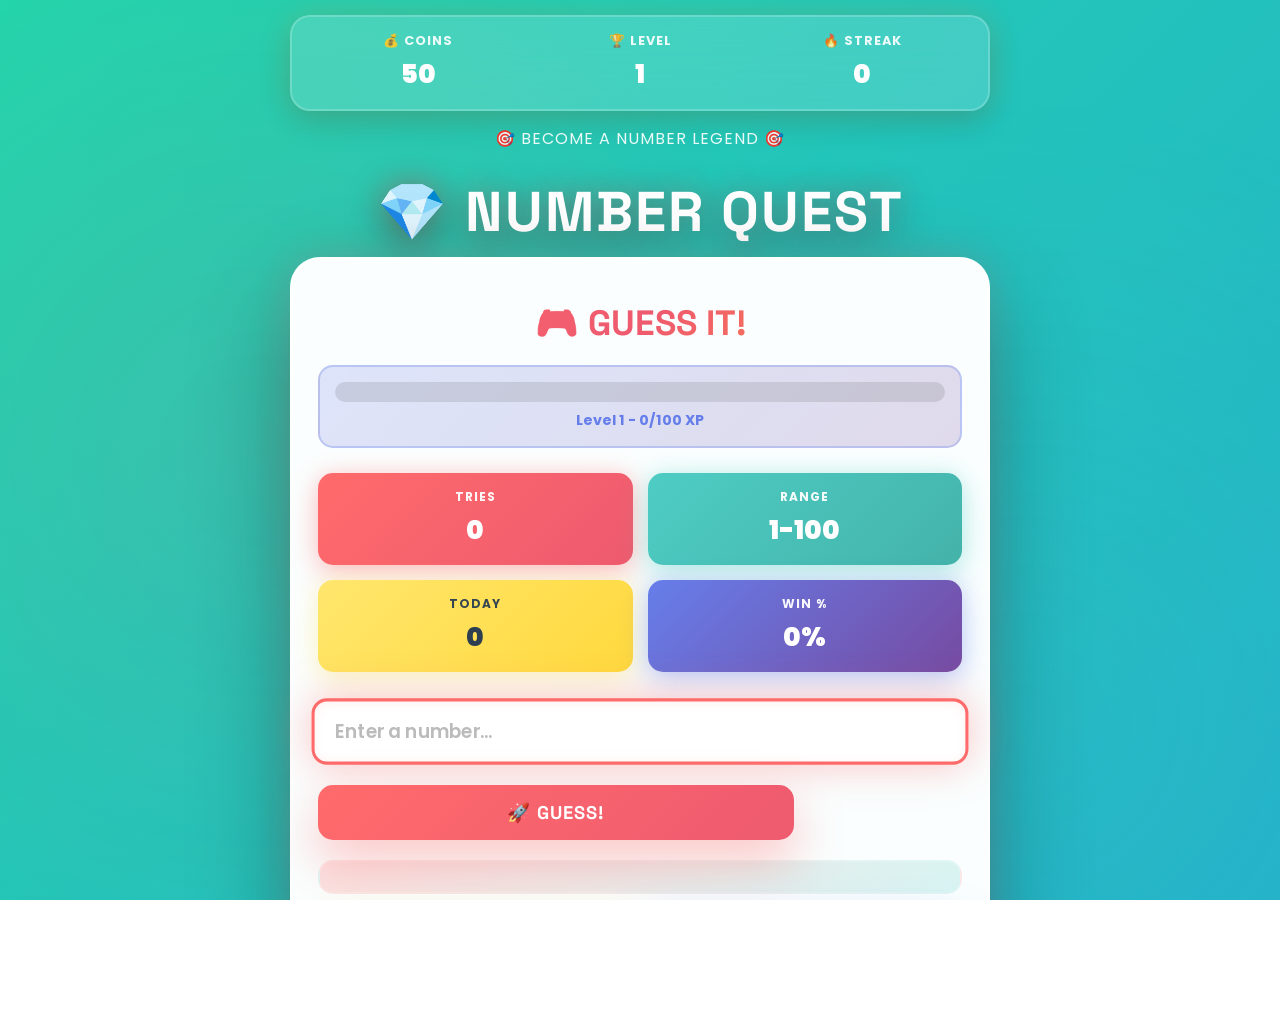
<file: index.html>
<!DOCTYPE html>
<html lang="en">
<head>
    <meta charset="UTF-8">
    <meta name="viewport" content="width=device-width, initial-scale=1.0, maximum-scale=1.0, user-scalable=no, viewport-fit=cover">
    <meta name="theme-color" content="#ff6b6b">
    <meta name="apple-mobile-web-app-capable" content="yes">
    <meta name="apple-mobile-web-app-status-bar-style" content="black-translucent">
    <title>💎 NUMBER QUEST - ULTIMATE EMPIRE</title>
    <link href="https://fonts.googleapis.com/css2?family=Poppins:wght@300;400;600;700;800;900&family=Space+Grotesk:wght@400;700&display=swap" rel="stylesheet">
    <link rel="stylesheet" href="css/style.css">
</head>
<body>
    <div class="top-bar">
        <div class="top-bar-item">
            <div class="top-bar-label">💰 Coins</div>
            <div class="top-bar-value" id="coins">0</div>
        </div>
        <div class="top-bar-item">
            <div class="top-bar-label">🏆 Level</div>
            <div class="top-bar-value" id="level">1</div>
        </div>
        <div class="top-bar-item">
            <div class="top-bar-label">🔥 Streak</div>
            <div class="top-bar-value" id="streak">0</div>
        </div>
    </div>

    <div class="subtitle">🎯 BECOME A NUMBER LEGEND 🎯</div>
    <h1>💎 NUMBER QUEST</h1>

    <div class="container">
        <h2>🎮 GUESS IT!</h2>

        <div class="level-info" id="levelInfo">
            <div class="level-bar-bg">
                <div class="level-bar-fill" id="levelBarFill"></div>
            </div>
            <div class="level-text">Level <span id="currentLevel">1</span> - <span id="xpText">0/100 XP</span></div>
        </div>

        <div class="stats-bar">
            <div class="stat-box">
                <div class="stat-label">Tries</div>
                <div class="stat-value" id="attempts">0</div>
            </div>
            <div class="stat-box">
                <div class="stat-label">Range</div>
                <div class="stat-value">1-100</div>
            </div>
            <div class="stat-box">
                <div class="stat-label">Today</div>
                <div class="stat-value" id="todayGames">0</div>
            </div>
            <div class="stat-box">
                <div class="stat-label">Win %</div>
                <div class="stat-value" id="winRate">0%</div>
            </div>
        </div>

        <input type="text" id="guessInput" placeholder="Enter a number..." onkeypress="handleKeyPress(event)" autocomplete="off" inputmode="numeric">
        <div style="display: grid; grid-template-columns: 3fr 1fr; gap: 10px; margin-bottom: 18px;">
            <button id="guessBtn" onclick="checkGuess()">🚀 GUESS!</button>
            <button id="hintBtn" onclick="useHint()" style="display: none; background: linear-gradient(135deg, #667eea 0%, #764ba2 100%);">💡 HINT</button>
        </div>
        <div id="message"></div>
        <button class="reset-btn" id="resetBtn" onclick="resetGame()" style="display: none;">🔄 PLAY AGAIN</button>

        <div class="difficulty-info" id="difficultyInfo"></div>
        <div class="high-score-box" id="highScoreBox" style="display: none;">
            <div class="high-score-label">🏆 New Personal Best!</div>
            <div class="high-score-value" id="newBestScore"></div>
        </div>

        <div class="buttons-row">
            <button class="shop-btn" onclick="openShop(); return false;">🛍️ SHOP</button>
            <button class="achievements-btn" onclick="openAchievements(); return false;">🏅 ACHIEVEMENTS</button>
        </div>
    </div>

    <!-- SHOP MODAL -->
    <div class="modal" id="shopModal">
        <div class="modal-content">
            <button class="close-btn" onclick="closeShop()">✕</button>
            <h2>🛍️ SHOP - POWER UPS & COSMETICS</h2>
            
            <div class="shop-coins">
                <div class="coin-display">💰 <span id="shopCoins">0</span> Coins</div>
            </div>

            <div class="shop-tabs">
                <button class="shop-tab active" data-tab="powerups" onclick="switchTab('powerups')">⚡ Power Ups</button>
                <button class="shop-tab" data-tab="cosmetics" onclick="switchTab('cosmetics')">🎨 Cosmetics</button>
            </div>

            <div id="powerups-content" class="shop-tab-content active">
                <div class="shop-items" id="shopItems"></div>
            </div>

            <div id="cosmetics-content" class="shop-tab-content">
                <div class="shop-items" id="cosmeticItems"></div>
            </div>
        </div>
    </div>

    <!-- ACHIEVEMENTS MODAL -->
    <div class="modal" id="achievementsModal">
        <div class="modal-content">
            <button class="close-btn" onclick="closeAchievements()">✕</button>
            <h2>🏅 ACHIEVEMENTS</h2>
            <div class="achievements-list" id="achievementsList"></div>
        </div>
    </div>

    <!-- BONUS POP-UP -->
    <div class="bonus-popup" id="bonusPopup">
        <div class="bonus-content">
            <div class="bonus-icon" id="bonusIcon">💰</div>
            <div class="bonus-text" id="bonusText">+100 Coins!</div>
        </div>
    </div>

    <script src="js/script.js"></script>
</body>
</html>
</file>
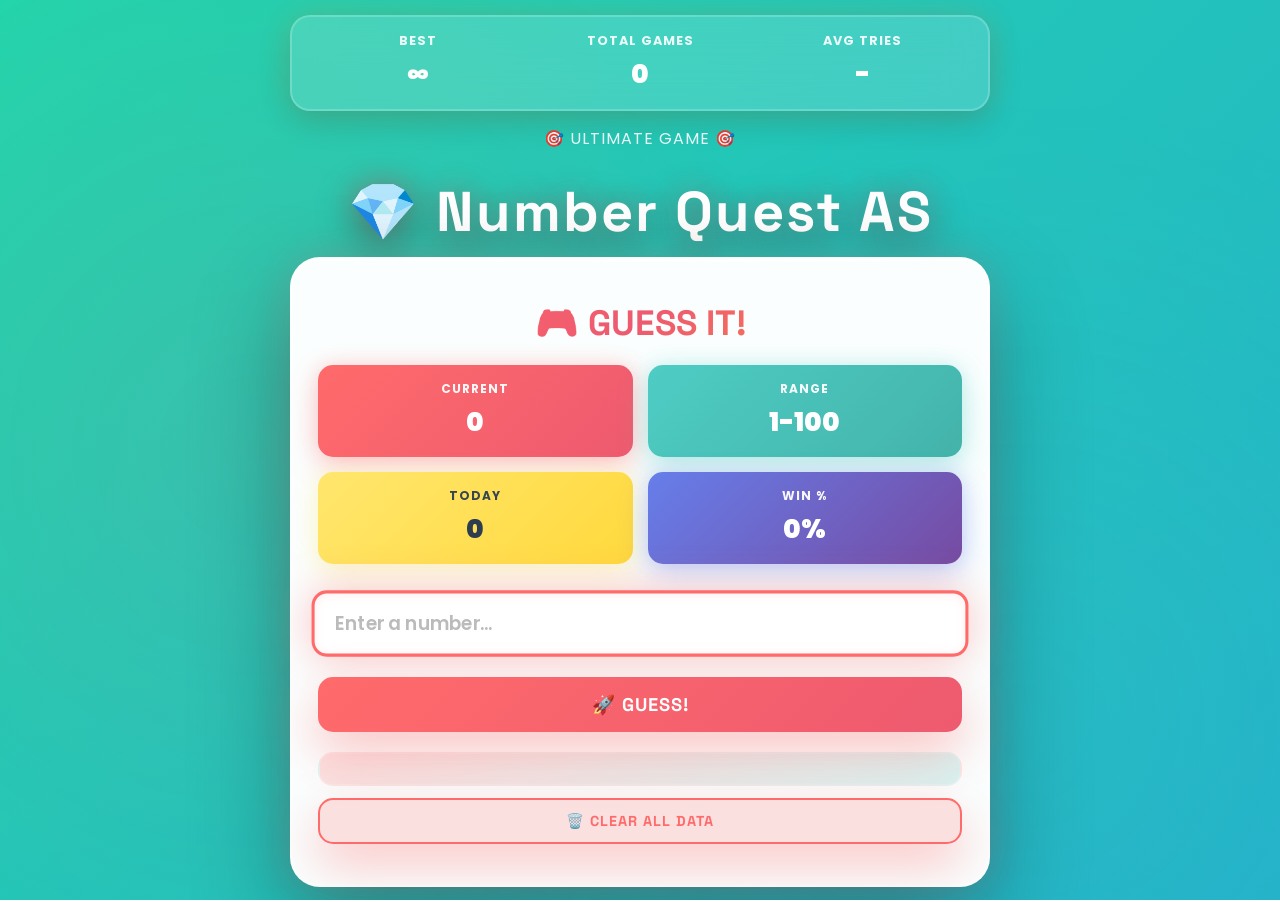
<file: guessing.html>
<!DOCTYPE html>
<html lang="en">
<head>
    <meta charset="UTF-8">
    <meta name="viewport" content="width=device-width, initial-scale=1.0, maximum-scale=1.0, user-scalable=no, viewport-fit=cover">
    <meta name="theme-color" content="#ff6b6b">
    <meta name="apple-mobile-web-app-capable" content="yes">
    <meta name="apple-mobile-web-app-status-bar-style" content="black-translucent">
    <title>💎 NUMBER QUEST - Ultimate Game</title>
    <link href="https://fonts.googleapis.com/css2?family=Poppins:wght@300;400;600;700;800;900&family=Space+Grotesk:wght@400;700&display=swap" rel="stylesheet">
    <link rel="stylesheet" href="css/style.css">
</head>
<body>
    <div class="top-bar">
        <div class="top-bar-item">
            <div class="top-bar-label">Best</div>
            <div class="top-bar-value" id="bestScore">∞</div>
        </div>
        <div class="top-bar-item">
            <div class="top-bar-label">Total Games</div>
            <div class="top-bar-value" id="totalGames">0</div>
        </div>
        <div class="top-bar-item">
            <div class="top-bar-label">Avg Tries</div>
            <div class="top-bar-value" id="avgScore">-</div>
        </div>
    </div>

    <div class="subtitle">🎯 ULTIMATE GAME 🎯</div>
    <h1>💎 Number Quest AS</h1>

    <div class="container">
        <h2>🎮 GUESS IT!</h2>

        <div class="stats-bar">
            <div class="stat-box">
                <div class="stat-label">Current</div>
                <div class="stat-value" id="attempts">0</div>
            </div>
            <div class="stat-box">
                <div class="stat-label">Range</div>
                <div class="stat-value">1-100</div>
            </div>
            <div class="stat-box">
                <div class="stat-label">Today</div>
                <div class="stat-value" id="todayGames">0</div>
            </div>
            <div class="stat-box">
                <div class="stat-label">Win %</div>
                <div class="stat-value" id="winRate">0%</div>
            </div>
        </div>

        <input type="text" id="guessInput" placeholder="Enter a number..." onkeypress="handleKeyPress(event)" autocomplete="off" inputmode="numeric">
        <button id="guessBtn" onclick="checkGuess()">🚀 GUESS!</button>
        <div id="message"></div>
        <button class="reset-btn" id="resetBtn" onclick="resetGame()" style="display: none;">🔄 PLAY AGAIN</button>

        <div class="difficulty-info" id="difficultyInfo"></div>
        <div class="high-score-box" id="highScoreBox" style="display: none;">
            <div class="high-score-label">🏆 New Personal Best!</div>
            <div class="high-score-value" id="newBestScore"></div>
        </div>

        <button class="clear-btn" onclick="clearData()">🗑️ Clear All Data</button>
    </div>

    <script src="js/script.js"></script>
</body>
</html>
</file>
<file: css/style.css>
/* ===== RESET & VARIABLES ===== */
* {
    margin: 0;
    padding: 0;
    box-sizing: border-box;
    -webkit-tap-highlight-color: transparent;
    -webkit-touch-callout: none;
}

html, body {
    width: 100%;
    height: 100%;
    overflow-x: hidden;
}

:root {
    --color-primary: #ff6b6b;
    --color-secondary: #4ecdc4;
    --color-accent: #ffe66d;
    --color-dark: #2c3e50;
    --color-light: #ecf0f1;
}

/* ===== ANIMATIONS ===== */
@keyframes gradientShift {
    0% { background-position: 0% 50%; }
    50% { background-position: 100% 50%; }
    100% { background-position: 0% 50%; }
}

@keyframes moveGradient {
    0%, 100% { transform: translateX(0) translateY(0); }
    50% { transform: translateX(30px) translateY(30px); }
}

@keyframes modalSlideIn {
    from { transform: translateY(100%) scale(0.8); opacity: 0; }
    to { transform: translateY(0) scale(1); opacity: 1; }
}

@keyframes popupBounce {
    0% { transform: scale(0) rotate(-45deg); opacity: 0; }
    50% { transform: scale(1.2); }
    100% { transform: scale(1) rotate(0deg); opacity: 1; }
}

@keyframes fadeOut {
    0% { opacity: 1; transform: translateY(0); }
    100% { opacity: 0; transform: translateY(-50px); }
}

@keyframes coinGlow {
    0%, 100% { text-shadow: 0 0 10px rgba(255, 230, 109, 0.5); }
    50% { text-shadow: 0 0 30px rgba(255, 230, 109, 1); }
}

@keyframes levelUp {
    0% { transform: scale(1); }
    50% { transform: scale(1.3) rotate(10deg); }
    100% { transform: scale(1) rotate(0deg); }
}

@keyframes moveGradient {
    0%, 100% { transform: translateX(0) translateY(0); }
    50% { transform: translateX(30px) translateY(30px); }
}

@keyframes slideDown {
    from {
        opacity: 0;
        transform: translateY(-80px) scale(0.7) rotateX(-20deg);
    }
    to {
        opacity: 1;
        transform: translateY(0) scale(1) rotateX(0deg);
    }
}

@keyframes slideUp {
    from {
        opacity: 0;
        transform: translateY(80px) scale(0.7);
    }
    to {
        opacity: 1;
        transform: translateY(0) scale(1);
    }
}

@keyframes bounce {
    0%, 100% { transform: translateY(0) scale(1); }
    50% { transform: translateY(-30px) scale(1.1); }
}

@keyframes shake {
    0%, 100% { transform: translateX(0) rotate(0deg); }
    25% { transform: translateX(-15px) rotate(-5deg); }
    75% { transform: translateX(15px) rotate(5deg); }
}

@keyframes pulse {
    0%, 100% { transform: scale(1) rotate(0deg); }
    50% { transform: scale(1.1) rotate(5deg); }
}

@keyframes float {
    0%, 100% { transform: translateY(0px) rotate(0deg); }
    50% { transform: translateY(-20px) rotate(5deg); }
}

@keyframes confetti {
    0% { transform: translateY(-100vh) rotate(0deg) scale(1); opacity: 1; }
    100% { transform: translateY(100vh) rotate(720deg) scale(0); opacity: 0; }
}

@keyframes shimmer {
    0% { background-position: -1000px 0; }
    100% { background-position: 1000px 0; }
}

/* ===== BODY ===== */
body {
    background: linear-gradient(-45deg, #ee7752, #e73c7e, #23a6d5, #23d5ab);
    background-size: 400% 400%;
    animation: gradientShift 20s ease infinite;
    min-height: 100vh;
    font-family: 'Poppins', sans-serif;
    display: flex;
    flex-direction: column;
    align-items: center;
    justify-content: flex-start;
    padding: 15px;
    position: relative;
    overflow: hidden;
    padding-top: max(15px, env(safe-area-inset-top));
    padding-bottom: max(15px, env(safe-area-inset-bottom));
}

body::before {
    content: '';
    position: fixed;
    top: 0;
    left: 0;
    width: 100%;
    height: 100%;
    background: 
        radial-gradient(circle at 20% 50%, rgba(255, 107, 107, 0.1) 0%, transparent 50%),
        radial-gradient(circle at 80% 80%, rgba(78, 205, 196, 0.1) 0%, transparent 50%);
    pointer-events: none;
    animation: moveGradient 15s ease infinite;
    z-index: 1;
}

/* ===== TOP BAR ===== */
.top-bar {
    display: flex;
    justify-content: space-between;
    align-items: center;
    width: 100%;
    max-width: 700px;
    margin-bottom: 15px;
    padding: 15px;
    background: rgba(255, 255, 255, 0.15);
    border-radius: 20px;
    backdrop-filter: blur(20px);
    z-index: 10;
    box-shadow: 0 8px 32px rgba(0, 0, 0, 0.2), 0 0 30px rgba(255, 230, 109, 0.2);
    border: 2px solid rgba(255, 255, 255, 0.2);
}

.top-bar-item {
    color: white;
    font-weight: 900;
    font-size: 1em;
    text-align: center;
    animation: pulse 2.5s ease-in-out infinite;
    flex: 1;
}

.top-bar-label {
    opacity: 0.9;
    font-size: 0.8em;
    text-transform: uppercase;
    letter-spacing: 1px;
    margin-bottom: 5px;
    font-weight: 700;
}

.top-bar-value {
    font-size: 1.6em;
    font-weight: 900;
    animation: coinGlow 1.5s ease-in-out infinite;
}

/* ===== HEADER ===== */
h1 {
    color: white;
    font-size: 3.5em;
    margin-bottom: 10px;
    text-shadow: 
        0 10px 40px rgba(0, 0, 0, 0.4),
        0 0 30px rgba(255, 107, 107, 0.4);
    animation: slideDown 1s cubic-bezier(0.68, -0.55, 0.265, 1.55);
    font-weight: 900;
    letter-spacing: 2px;
    font-family: 'Space Grotesk', sans-serif;
    position: relative;
    z-index: 10;
}

.subtitle {
    color: rgba(255, 255, 255, 0.9);
    font-size: 1em;
    margin-bottom: 25px;
    animation: slideDown 1.2s cubic-bezier(0.68, -0.55, 0.265, 1.55);
    font-weight: 400;
    letter-spacing: 1px;
    position: relative;
    z-index: 10;
}

/* ===== CONTAINER ===== */
.container {
    background: rgba(255, 255, 255, 0.98);
    border-radius: 30px;
    padding: 40px 25px;
    box-shadow: 
        0 40px 100px rgba(0, 0, 0, 0.3),
        0 0 40px rgba(255, 107, 107, 0.2),
        inset 0 1px 0 rgba(255, 255, 255, 0.6);
    max-width: 700px;
    width: 100%;
    animation: slideUp 1s cubic-bezier(0.68, -0.55, 0.265, 1.55);
    backdrop-filter: blur(30px);
    border: 3px solid rgba(255, 255, 255, 0.5);
    position: relative;
    z-index: 10;
}

.container::before {
    content: '';
    position: absolute;
    top: 0;
    left: 0;
    right: 0;
    height: 2px;
    background: linear-gradient(90deg, transparent, rgba(255, 255, 255, 0.8), transparent);
}

h2 {
    color: #ff6b6b;
    margin-bottom: 20px;
    font-size: 2.2em;
    font-weight: 900;
    text-align: center;
    background: linear-gradient(135deg, #ff6b6b 0%, #ee5a6f 50%, #ff8c42 100%);
    -webkit-background-clip: text;
    -webkit-text-fill-color: transparent;
    background-clip: text;
    animation: pulse 2s ease-in-out infinite;
    font-family: 'Space Grotesk', sans-serif;
}

/* ===== STATS BAR ===== */
.stats-bar {
    display: grid;
    grid-template-columns: repeat(2, 1fr);
    gap: 15px;
    margin-bottom: 30px;
}

.stat-box {
    background: linear-gradient(135deg, #ff6b6b 0%, #ee5a6f 100%);
    color: white;
    padding: 15px;
    border-radius: 15px;
    text-align: center;
    font-weight: 700;
    box-shadow: 
        0 10px 30px rgba(255, 107, 107, 0.3),
        0 0 20px rgba(255, 107, 107, 0.2);
    transition: all 0.3s cubic-bezier(0.68, -0.55, 0.265, 1.55);
    position: relative;
    overflow: hidden;
}

.stat-box:nth-child(2) {
    background: linear-gradient(135deg, #4ecdc4 0%, #44b3aa 100%);
    box-shadow: 0 10px 30px rgba(78, 205, 196, 0.3), 0 0 20px rgba(78, 205, 196, 0.2);
}

.stat-box:nth-child(3) {
    background: linear-gradient(135deg, #ffe66d 0%, #ffd93d 100%);
    color: #2c3e50;
    box-shadow: 0 10px 30px rgba(255, 230, 109, 0.3), 0 0 20px rgba(255, 230, 109, 0.2);
}

.stat-box:nth-child(4) {
    background: linear-gradient(135deg, #667eea 0%, #764ba2 100%);
    box-shadow: 0 10px 30px rgba(102, 126, 234, 0.3), 0 0 20px rgba(102, 126, 234, 0.2);
}

.stat-box:hover {
    transform: translateY(-8px) scale(1.05);
}

.stat-label {
    font-size: 0.75em;
    opacity: 0.95;
    margin-bottom: 5px;
    text-transform: uppercase;
    letter-spacing: 1px;
}

.stat-value {
    font-size: 1.6em;
    font-weight: 900;
}

/* ===== INPUT ===== */
input {
    width: 100%;
    padding: 16px 20px;
    margin-bottom: 18px;
    border: 3px solid #ecf0f1;
    border-radius: 15px;
    font-size: 1.15em;
    font-family: 'Poppins', sans-serif;
    transition: all 0.4s cubic-bezier(0.68, -0.55, 0.265, 1.55);
    background: linear-gradient(135deg, #f5f7ff 0%, #f0f4ff 100%);
    font-weight: 600;
    position: relative;
}

input::placeholder {
    color: #bbb;
}

input:focus {
    outline: none;
    border-color: #ff6b6b;
    box-shadow: 
        0 0 40px rgba(255, 107, 107, 0.4),
        inset 0 2px 10px rgba(255, 107, 107, 0.1);
    background: white;
    transform: translateY(-3px) scale(1.02);
}

input.error {
    animation: shake 0.5s cubic-bezier(0.68, -0.55, 0.265, 1.55);
    border-color: #ff6b6b;
    background: #ffe5e5;
}

/* ===== BUTTONS ===== */
button {
    width: 100%;
    padding: 16px;
    background: linear-gradient(135deg, #ff6b6b 0%, #ee5a6f 100%);
    color: white;
    border: none;
    border-radius: 15px;
    font-size: 1.15em;
    font-weight: 900;
    cursor: pointer;
    transition: all 0.4s cubic-bezier(0.68, -0.55, 0.265, 1.55);
    font-family: 'Space Grotesk', sans-serif;
    letter-spacing: 1px;
    box-shadow: 0 20px 50px rgba(255, 107, 107, 0.4);
    text-transform: uppercase;
    position: relative;
    overflow: hidden;
}

button::before {
    content: '';
    position: absolute;
    top: 0;
    left: -100%;
    width: 100%;
    height: 100%;
    background: linear-gradient(90deg, transparent, rgba(255, 255, 255, 0.4), transparent);
    transition: left 0.6s ease;
}

button:hover::before {
    left: 100%;
}

button:hover {
    transform: translateY(-6px) scale(1.02);
    box-shadow: 
        0 30px 70px rgba(255, 107, 107, 0.6),
        0 0 40px rgba(255, 107, 107, 0.3);
    background: linear-gradient(135deg, #ee5a6f 0%, #ff8c42 100%);
}

button:active {
    transform: translateY(-3px) scale(1.01);
}

.reset-btn {
    margin-top: 18px;
    background: linear-gradient(135deg, #11998e 0%, #38ef7d 100%);
    box-shadow: 0 20px 50px rgba(17, 153, 142, 0.4);
}

.reset-btn:hover {
    background: linear-gradient(135deg, #38ef7d 0%, #11998e 100%);
    box-shadow: 0 30px 70px rgba(56, 239, 125, 0.6);
}

.clear-btn {
    margin-top: 12px;
    padding: 12px;
    background: rgba(255, 107, 107, 0.2);
    color: #ff6b6b;
    border: 2px solid #ff6b6b;
    font-size: 0.9em;
}

.clear-btn:hover {
    background: #ff6b6b;
    color: white;
}

/* ===== MESSAGES ===== */
.message {
    margin-top: 20px;
    padding: 18px;
    border-radius: 15px;
    font-size: 1.05em;
    font-weight: 800;
    text-align: center;
    animation: slideUp 0.5s cubic-bezier(0.68, -0.55, 0.265, 1.55);
    border-left: 6px solid;
    position: relative;
    overflow: hidden;
}

.message.correct {
    background: linear-gradient(135deg, #11998e 0%, #38ef7d 100%);
    color: white;
    box-shadow: 
        0 20px 50px rgba(17, 153, 142, 0.4),
        0 0 30px rgba(56, 239, 125, 0.3);
    border-left-color: #38ef7d;
    animation: bounce 0.6s ease, slideUp 0.5s ease;
}

.message.toohigh {
    background: linear-gradient(135deg, #ff6b6b 0%, #ff8c42 100%);
    color: white;
    border-left-color: #ff8c42;
}

.message.toolow {
    background: linear-gradient(135deg, #ffa502 0%, #ffcd38 100%);
    color: #2c3e50;
    border-left-color: #ffcd38;
}

.message.error {
    background: #fff3cd;
    color: #856404;
    border-left-color: #ffc107;
}

/* ===== DIFFICULTY INFO ===== */
.difficulty-info {
    text-align: center;
    color: white;
    font-size: 1em;
    margin-top: 20px;
    padding: 15px;
    background: linear-gradient(135deg, rgba(255, 107, 107, 0.2) 0%, rgba(78, 205, 196, 0.2) 100%);
    border-radius: 15px;
    border: 2px solid rgba(255, 255, 255, 0.2);
    font-weight: 700;
    animation: slideUp 0.8s ease;
}

.stars {
    margin-top: 10px;
    font-size: 1.6em;
    letter-spacing: 3px;
}

/* ===== HIGH SCORE BOX ===== */
.high-score-box {
    margin-top: 20px;
    padding: 15px;
    background: linear-gradient(135deg, rgba(255, 232, 109, 0.2) 0%, rgba(255, 217, 61, 0.2) 100%);
    border-radius: 15px;
    border: 2px solid rgba(255, 217, 61, 0.5);
    color: #2c3e50;
    text-align: center;
    font-weight: 700;
}

.high-score-label {
    font-size: 0.85em;
    opacity: 0.8;
    text-transform: uppercase;
    letter-spacing: 1px;
}

.high-score-value {
    font-size: 1.8em;
    margin-top: 5px;
}

/* ===== LEVEL INFO ===== */
.level-info {
    margin-bottom: 25px;
    padding: 15px;
    background: linear-gradient(135deg, rgba(102, 126, 234, 0.2) 0%, rgba(118, 75, 162, 0.2) 100%);
    border-radius: 15px;
    border: 2px solid rgba(102, 126, 234, 0.3);
}

.level-bar-bg {
    background: rgba(0, 0, 0, 0.1);
    border-radius: 10px;
    height: 20px;
    overflow: hidden;
    margin-bottom: 8px;
}

.level-bar-fill {
    height: 100%;
    background: linear-gradient(90deg, #667eea 0%, #764ba2 100%);
    transition: width 0.5s ease;
    border-radius: 10px;
}

.level-text {
    text-align: center;
    color: #667eea;
    font-weight: 700;
    font-size: 0.9em;
}

/* ===== BUTTONS ROW ===== */
.buttons-row {
    display: grid !important;
    grid-template-columns: 1fr 1fr !important;
    gap: 12px !important;
    margin-top: 18px !important;
    width: 100% !important;
    position: relative !important;
    z-index: 50 !important;
}

.shop-btn, .achievements-btn {
    width: 100% !important;
    padding: 16px !important;
    font-size: 1.1em !important;
    margin: 0 !important;
    font-weight: 900 !important;
    letter-spacing: 1px !important;
    text-transform: uppercase !important;
    border-radius: 15px !important;
    border: none !important;
    cursor: pointer !important;
    transition: all 0.4s ease !important;
    visibility: visible !important;
    position: relative !important;
    opacity: 1 !important;
}

.shop-btn {
    background: linear-gradient(135deg, #ffe66d 0%, #ffd93d 100%) !important;
    color: #2c3e50 !important;
    box-shadow: 0 15px 40px rgba(255, 230, 109, 0.6) !important;
}

.shop-btn:hover {
    background: linear-gradient(135deg, #ffd93d 0%, #ffe66d 100%) !important;
    box-shadow: 0 20px 60px rgba(255, 230, 109, 0.8) !important;
    transform: translateY(-4px) !important;
}

.achievements-btn {
    background: linear-gradient(135deg, #667eea 0%, #764ba2 100%) !important;
    color: white !important;
    box-shadow: 0 15px 40px rgba(102, 126, 234, 0.6) !important;
}

.achievements-btn:hover {
    background: linear-gradient(135deg, #764ba2 0%, #667eea 100%) !important;
    color: white !important;
    box-shadow: 0 20px 60px rgba(102, 126, 234, 0.8) !important;
    transform: translateY(-4px) !important;
}

/* ===== MODALS ===== */
.modal {
    display: none !important;
    position: fixed;
    top: 0;
    left: 0;
    width: 100%;
    height: 100%;
    background: rgba(0, 0, 0, 0.75);
    z-index: 1000;
    align-items: center;
    justify-content: center;
    padding: 20px;
    overflow-y: auto;
}

.modal.active {
    display: flex !important;
}

.modal-content {
    background: rgba(255, 255, 255, 0.98);
    border-radius: 30px;
    padding: 30px;
    max-width: 600px;
    width: 100%;
    max-height: 80vh;
    overflow-y: auto;
    animation: modalSlideIn 0.5s cubic-bezier(0.68, -0.55, 0.265, 1.55);
    position: relative;
    box-shadow: 0 20px 80px rgba(0, 0, 0, 0.4);
}

.close-btn {
    position: absolute;
    top: 15px;
    right: 15px;
    background: rgba(255, 107, 107, 0.2);
    color: #ff6b6b;
    border: 2px solid #ff6b6b;
    width: 45px;
    height: 45px;
    padding: 0;
    border-radius: 50%;
    font-size: 1.5em;
    cursor: pointer;
    transition: all 0.3s ease;
    display: flex;
    align-items: center;
    justify-content: center;
    box-shadow: none;
}

.close-btn:hover {
    background: #ff6b6b;
    color: white;
    transform: rotate(90deg) scale(1.1);
}

/* ===== SHOP ===== */
.shop-coins {
    text-align: center;
    margin-bottom: 25px;
    padding: 15px;
    background: linear-gradient(135deg, rgba(255, 230, 109, 0.2) 0%, rgba(255, 217, 61, 0.2) 100%);
    border-radius: 15px;
    border: 2px solid rgba(255, 217, 61, 0.5);
}

.coin-display {
    font-size: 1.8em;
    font-weight: 900;
    color: #2c3e50;
    animation: coinGlow 1.5s ease infinite;
}

.shop-tabs {
    display: flex;
    gap: 10px;
    margin-bottom: 25px;
}

.shop-tab {
    flex: 1;
    padding: 12px;
    background: #f0f0f0;
    border: 2px solid #ddd;
    color: #666;
    font-weight: 700;
    border-radius: 10px;
    cursor: pointer;
    transition: all 0.3s ease;
    font-size: 0.9em;
    font-family: 'Poppins', sans-serif;
    text-transform: uppercase;
    letter-spacing: 0.5px;
}

.shop-tab:hover {
    background: #e0e0e0;
}

.shop-tab.active {
    background: linear-gradient(135deg, #ff6b6b 0%, #ee5a6f 100%);
    color: white;
    border-color: #ff6b6b;
}

.shop-tab-content {
    display: none;
}

.shop-tab-content.active {
    display: block;
    animation: slideUp 0.5s ease;
}

.shop-items, .cosmetic-items {
    display: grid;
    grid-template-columns: repeat(auto-fit, minmax(150px, 1fr));
    gap: 15px;
}

.shop-item, .cosmetic-item {
    background: linear-gradient(135deg, #f5f7ff 0%, #f0f4ff 100%);
    padding: 20px;
    border-radius: 15px;
    text-align: center;
    border: 2px solid #e0e0e0;
    cursor: pointer;
    transition: all 0.3s ease;
}

.shop-item:hover, .cosmetic-item:hover {
    transform: translateY(-8px) scale(1.05);
    border-color: #ff6b6b;
    box-shadow: 0 10px 30px rgba(255, 107, 107, 0.3);
}

.shop-item-icon, .cosmetic-icon {
    font-size: 2.5em;
    margin-bottom: 10px;
    display: block;
}

.shop-item-name, .cosmetic-name {
    font-weight: 700;
    color: #2c3e50;
    font-size: 0.95em;
    margin-bottom: 5px;
}

.shop-item-desc, .cosmetic-desc {
    font-size: 0.8em;
    color: #666;
    margin-bottom: 10px;
}

.shop-item-price, .cosmetic-price {
    font-size: 1.2em;
    font-weight: 900;
    color: #ff6b6b;
    margin-bottom: 10px;
}

.shop-item-btn, .cosmetic-btn {
    width: 100%;
    padding: 8px;
    background: linear-gradient(135deg, #ff6b6b 0%, #ee5a6f 100%);
    color: white;
    border: none;
    border-radius: 8px;
    font-weight: 700;
    cursor: pointer;
    font-size: 0.85em;
    transition: all 0.3s ease;
    font-family: 'Poppins', sans-serif;
}

.shop-item-btn:hover, .cosmetic-btn:hover {
    transform: scale(1.05);
}

.shop-item-btn:disabled, .cosmetic-btn:disabled {
    opacity: 0.5;
    cursor: not-allowed;
}

/* ===== ACHIEVEMENTS ===== */
.achievements-list {
    display: grid;
    gap: 15px;
}

.achievement-item {
    background: linear-gradient(135deg, #f5f7ff 0%, #f0f4ff 100%);
    padding: 15px;
    border-radius: 15px;
    border: 2px solid #e0e0e0;
    display: flex;
    gap: 15px;
    align-items: center;
    transition: all 0.3s ease;
}

.achievement-item.unlocked {
    background: linear-gradient(135deg, rgba(56, 239, 125, 0.2) 0%, rgba(17, 153, 142, 0.2) 100%);
    border-color: rgba(56, 239, 125, 0.5);
    animation: levelUp 0.6s ease;
}

.achievement-item.locked {
    opacity: 0.6;
}

.achievement-icon {
    font-size: 2.5em;
    min-width: 60px;
    text-align: center;
}

.achievement-info {
    flex: 1;
}

/* ===== MOBILE OPTIMIZATIONS ===== */
@media (max-width: 640px) {
    h1 {
        font-size: 2em;
        margin-bottom: 8px;
    }

    .subtitle {
        font-size: 0.9em;
        margin-bottom: 18px;
    }

    .container {
        padding: 20px 15px;
        border-radius: 22px;
    }

    .top-bar {
        flex-direction: column;
        align-items: stretch;
        gap: 10px;
        padding: 10px;
    }

    .top-bar-item {
        font-size: 0.85em;
        padding: 8px 0;
    }

    .top-bar-value {
        font-size: 1.2em;
    }

    .stats-bar {
        grid-template-columns: 1fr;
        gap: 10px;
    }

    .stat-box {
        padding: 12px;
    }

    h2 {
        font-size: 1.7em;
        margin-bottom: 15px;
    }

    input, button, .reset-btn, .clear-btn {
        font-size: 1em;
        padding: 14px;
    }

    .difficulty-info, .high-score-box, .shop-coins {
        padding: 12px;
        font-size: 0.95em;
    }

    .shop-tabs {
        flex-direction: column;
    }

    .shop-items, .cosmetic-items {
        grid-template-columns: 1fr;
    }

    body {
        padding-top: max(12px, env(safe-area-inset-top));
        padding-bottom: max(12px, env(safe-area-inset-bottom));
    }
}

.achievement-name {
    font-weight: 700;
    color: #2c3e50;
    font-size: 0.95em;
}

.achievement-desc {
    font-size: 0.8em;
    color: #666;
    margin-top: 3px;
}

.achievement-reward {
    font-weight: 700;
    color: #ff6b6b;
    font-size: 0.9em;
}

/* ===== BONUS POPUP ===== */
.bonus-popup {
    position: fixed;
    top: 50%;
    left: 50%;
    transform: translate(-50%, -50%);
    pointer-events: none;
    z-index: 2000;
    opacity: 0;
}

.bonus-popup.show {
    animation: popupBounce 0.6s ease forwards, fadeOut 0.6s ease 0.4s forwards;
}

.bonus-content {
    background: linear-gradient(135deg, #ffe66d 0%, #ffd93d 100%);
    padding: 20px 40px;
    border-radius: 20px;
    text-align: center;
    box-shadow: 0 10px 40px rgba(255, 230, 109, 0.5);
    border: 3px solid rgba(255, 255, 255, 0.5);
}

.bonus-icon {
    font-size: 3em;
    margin-bottom: 10px;
    display: block;
    animation: levelUp 0.6s ease;
}

.bonus-text {
    font-size: 1.5em;
    font-weight: 900;
    color: #2c3e50;
}

/* ===== CONFETTI ===== */
.confetti {
    position: fixed;
    width: 10px;
    height: 10px;
    pointer-events: none;
    z-index: 1000;
}

/* ===== MOBILE RESPONSIVE ===== */
@media (max-width: 480px) {
    h1 {
        font-size: 2.5em;
    }

    h2 {
        font-size: 1.8em;
    }

    .container {
        padding: 30px 20px;
        border-radius: 25px;
    }

    .top-bar {
        padding: 10px;
        border-radius: 12px;
        font-size: 0.8em;
    }

    .top-bar-value {
        font-size: 1.1em;
    }

    .stats-bar {
        gap: 12px;
        margin-bottom: 25px;
    }

    .stat-box {
        padding: 12px;
    }

    .stat-label {
        font-size: 0.7em;
    }

    .stat-value {
        font-size: 1.4em;
    }

    input {
        padding: 14px 16px;
        font-size: 1em;
        margin-bottom: 15px;
    }

    button {
        padding: 14px;
        font-size: 1em;
    }

    .buttons-row {
        grid-template-columns: 1fr 1fr;
        gap: 10px;
    }

    .message {
        font-size: 0.95em;
        padding: 15px;
    }

    .modal-content {
        padding: 20px;
        border-radius: 20px;
        max-height: 90vh;
    }

    .shop-items, .cosmetic-items {
        grid-template-columns: repeat(auto-fit, minmax(120px, 1fr));
    }

    .achievement-item {
        padding: 12px;
        gap: 10px;
    }

    .achievement-icon {
        font-size: 2em;
        min-width: 50px;
    }

    .achievement-name {
        font-size: 0.85em;
    }

    .achievement-desc {
        font-size: 0.75em;
    }

    .close-btn {
        width: 40px;
        height: 40px;
        font-size: 1.2em;
    }
}
</file>
